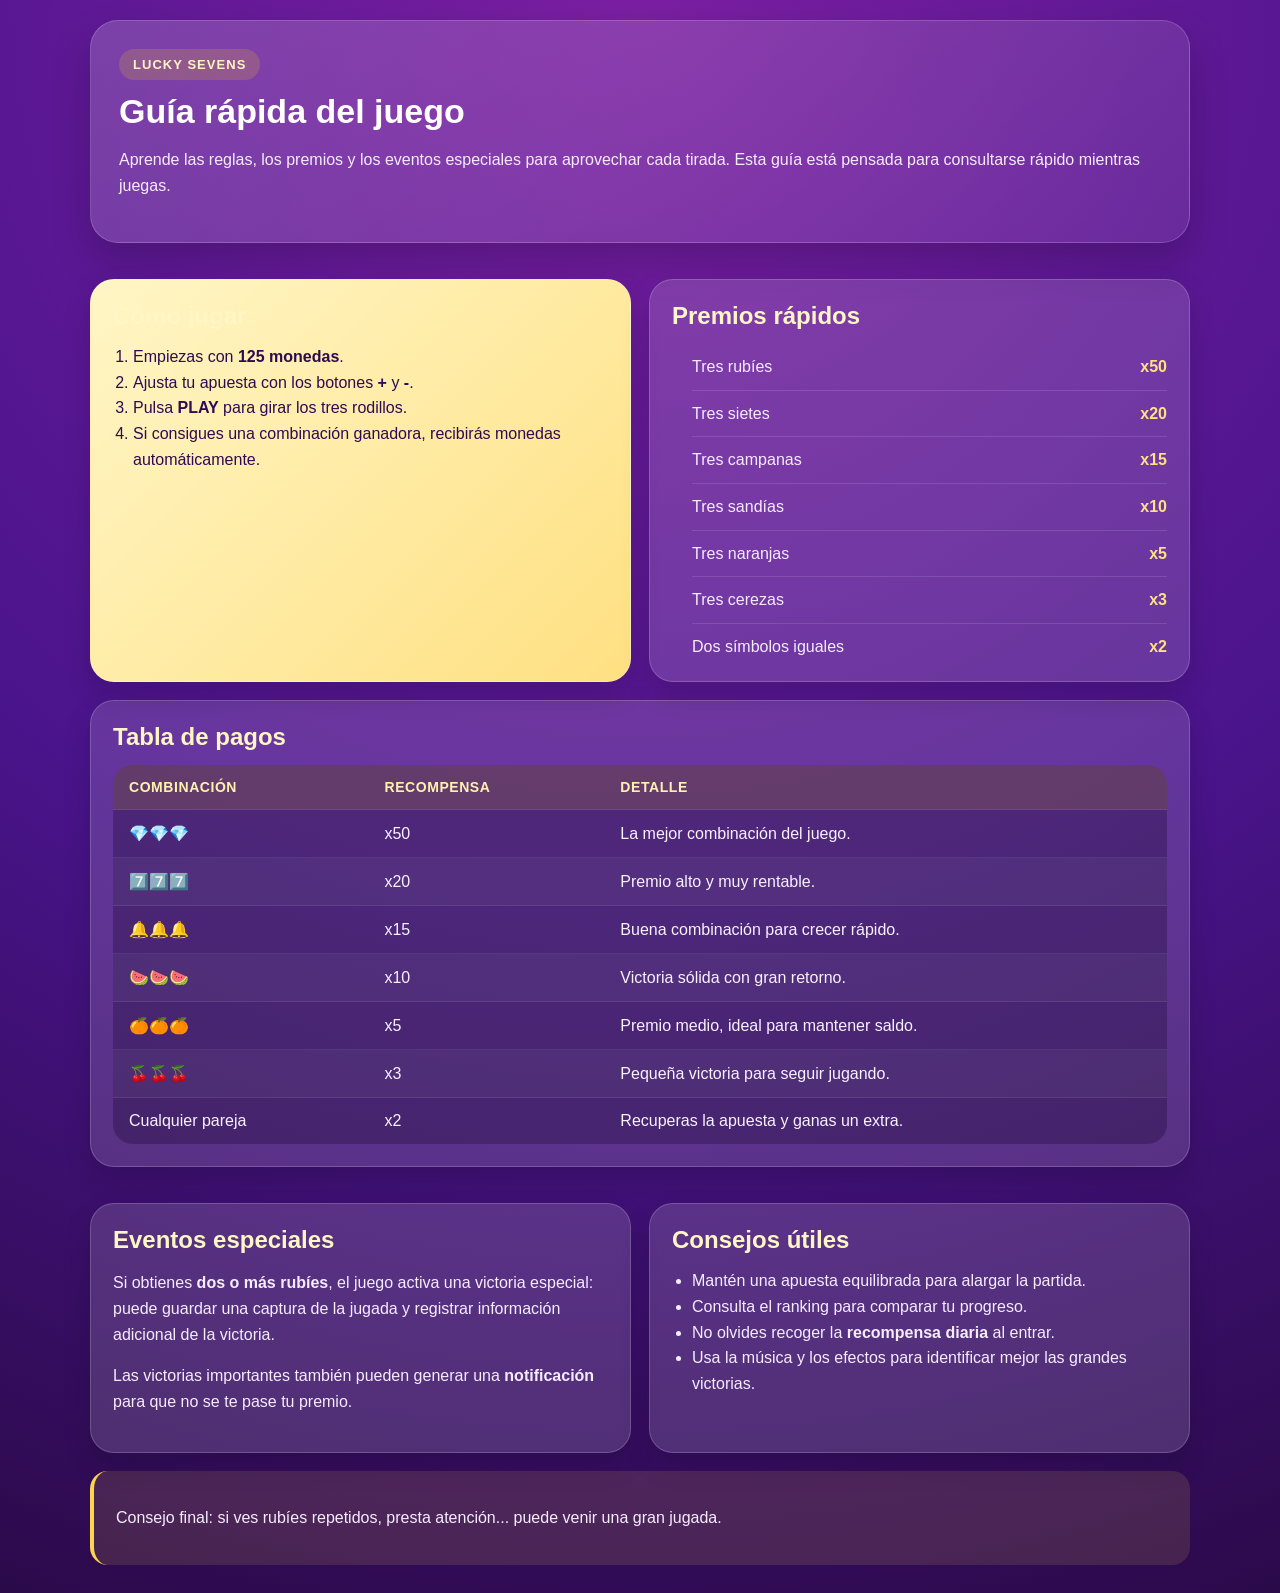
<file: app/src/main/assets/help/index.html>
<!DOCTYPE html>
<html lang="es">
<head>
    <meta charset="UTF-8" />
    <meta name="viewport" content="width=device-width, initial-scale=1.0" />
    <title>Lucky Sevens - Ayuda</title>
    <link rel="stylesheet" href="style.css" />
</head>
<body>
    <main class="page">
        <section class="hero">
            <div class="hero__badge">Lucky Sevens</div>
            <h1>Guía rápida del juego</h1>
            <p>
                Aprende las reglas, los premios y los eventos especiales para aprovechar cada tirada.
                Esta guía está pensada para consultarse rápido mientras juegas.
            </p>
        </section>

        <section class="grid">
            <article class="card card--accent">
                <h2>Cómo jugar</h2>
                <ol>
                    <li>Empiezas con <strong>125 monedas</strong>.</li>
                    <li>Ajusta tu apuesta con los botones <strong>+</strong> y <strong>-</strong>.</li>
                    <li>Pulsa <strong>PLAY</strong> para girar los tres rodillos.</li>
                    <li>Si consigues una combinación ganadora, recibirás monedas automáticamente.</li>
                </ol>
            </article>

            <article class="card">
                <h2>Premios rápidos</h2>
                <ul class="stats">
                    <li><span>Tres rubíes</span><strong>x50</strong></li>
                    <li><span>Tres sietes</span><strong>x20</strong></li>
                    <li><span>Tres campanas</span><strong>x15</strong></li>
                    <li><span>Tres sandías</span><strong>x10</strong></li>
                    <li><span>Tres naranjas</span><strong>x5</strong></li>
                    <li><span>Tres cerezas</span><strong>x3</strong></li>
                    <li><span>Dos símbolos iguales</span><strong>x2</strong></li>
                </ul>
            </article>
        </section>

        <section class="card">
            <h2>Tabla de pagos</h2>
            <div class="table-wrapper">
                <table>
                    <thead>
                        <tr>
                            <th>Combinación</th>
                            <th>Recompensa</th>
                            <th>Detalle</th>
                        </tr>
                    </thead>
                    <tbody>
                        <tr>
                            <td>💎💎💎</td>
                            <td>x50</td>
                            <td>La mejor combinación del juego.</td>
                        </tr>
                        <tr>
                            <td>7️⃣7️⃣7️⃣</td>
                            <td>x20</td>
                            <td>Premio alto y muy rentable.</td>
                        </tr>
                        <tr>
                            <td>🔔🔔🔔</td>
                            <td>x15</td>
                            <td>Buena combinación para crecer rápido.</td>
                        </tr>
                        <tr>
                            <td>🍉🍉🍉</td>
                            <td>x10</td>
                            <td>Victoria sólida con gran retorno.</td>
                        </tr>
                        <tr>
                            <td>🍊🍊🍊</td>
                            <td>x5</td>
                            <td>Premio medio, ideal para mantener saldo.</td>
                        </tr>
                        <tr>
                            <td>🍒🍒🍒</td>
                            <td>x3</td>
                            <td>Pequeña victoria para seguir jugando.</td>
                        </tr>
                        <tr>
                            <td>Cualquier pareja</td>
                            <td>x2</td>
                            <td>Recuperas la apuesta y ganas un extra.</td>
                        </tr>
                    </tbody>
                </table>
            </div>
        </section>

        <section class="grid">
            <article class="card">
                <h2>Eventos especiales</h2>
                <p>
                    Si obtienes <strong>dos o más rubíes</strong>, el juego activa una victoria especial:
                    puede guardar una captura de la jugada y registrar información adicional de la victoria.
                </p>
                <p>
                    Las victorias importantes también pueden generar una <strong>notificación</strong> para que no se te pase tu premio.
                </p>
            </article>

            <article class="card">
                <h2>Consejos útiles</h2>
                <ul>
                    <li>Mantén una apuesta equilibrada para alargar la partida.</li>
                    <li>Consulta el ranking para comparar tu progreso.</li>
                    <li>No olvides recoger la <strong>recompensa diaria</strong> al entrar.</li>
                    <li>Usa la música y los efectos para identificar mejor las grandes victorias.</li>
                </ul>
            </article>
        </section>

        <section class="footer-note">
            <p>Consejo final: si ves rubíes repetidos, presta atención... puede venir una gran jugada.</p>
        </section>
    </main>
</body>
</html>
</file>
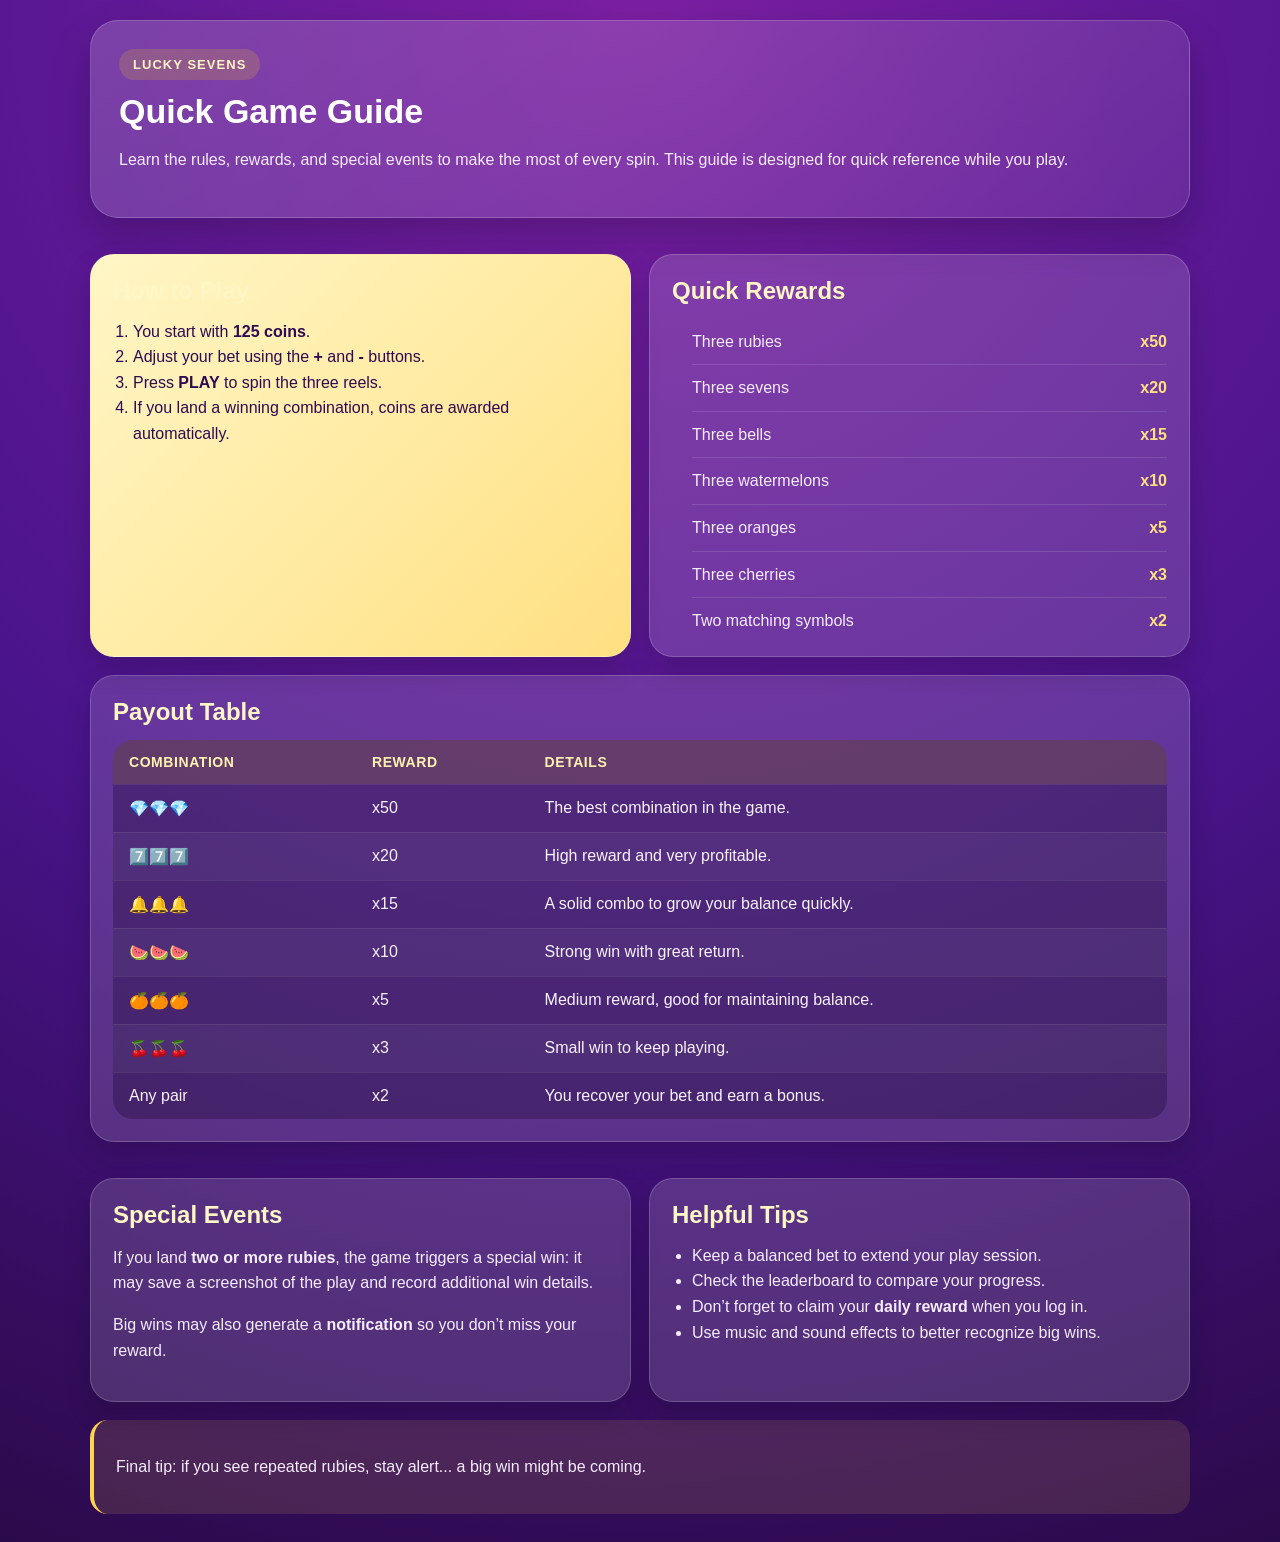
<file: app/src/main/assets/help/index_en.html>
<!DOCTYPE html>
<html lang="en">
<head>
    <meta charset="UTF-8" />
    <meta name="viewport" content="width=device-width, initial-scale=1.0" />
    <title>Lucky Sevens - Help</title>
    <link rel="stylesheet" href="style.css" />
</head>
<body>
<main class="page">
    <section class="hero">
        <div class="hero__badge">Lucky Sevens</div>
        <h1>Quick Game Guide</h1>
        <p>
            Learn the rules, rewards, and special events to make the most of every spin.
            This guide is designed for quick reference while you play.
        </p>
    </section>

    <section class="grid">
        <article class="card card--accent">
            <h2>How to Play</h2>
            <ol>
                <li>You start with <strong>125 coins</strong>.</li>
                <li>Adjust your bet using the <strong>+</strong> and <strong>-</strong> buttons.</li>
                <li>Press <strong>PLAY</strong> to spin the three reels.</li>
                <li>If you land a winning combination, coins are awarded automatically.</li>
            </ol>
        </article>

        <article class="card">
            <h2>Quick Rewards</h2>
            <ul class="stats">
                <li><span>Three rubies</span><strong>x50</strong></li>
                <li><span>Three sevens</span><strong>x20</strong></li>
                <li><span>Three bells</span><strong>x15</strong></li>
                <li><span>Three watermelons</span><strong>x10</strong></li>
                <li><span>Three oranges</span><strong>x5</strong></li>
                <li><span>Three cherries</span><strong>x3</strong></li>
                <li><span>Two matching symbols</span><strong>x2</strong></li>
            </ul>
        </article>
    </section>

    <section class="card">
        <h2>Payout Table</h2>
        <div class="table-wrapper">
            <table>
                <thead>
                <tr>
                    <th>Combination</th>
                    <th>Reward</th>
                    <th>Details</th>
                </tr>
                </thead>
                <tbody>
                <tr>
                    <td>💎💎💎</td>
                    <td>x50</td>
                    <td>The best combination in the game.</td>
                </tr>
                <tr>
                    <td>7️⃣7️⃣7️⃣</td>
                    <td>x20</td>
                    <td>High reward and very profitable.</td>
                </tr>
                <tr>
                    <td>🔔🔔🔔</td>
                    <td>x15</td>
                    <td>A solid combo to grow your balance quickly.</td>
                </tr>
                <tr>
                    <td>🍉🍉🍉</td>
                    <td>x10</td>
                    <td>Strong win with great return.</td>
                </tr>
                <tr>
                    <td>🍊🍊🍊</td>
                    <td>x5</td>
                    <td>Medium reward, good for maintaining balance.</td>
                </tr>
                <tr>
                    <td>🍒🍒🍒</td>
                    <td>x3</td>
                    <td>Small win to keep playing.</td>
                </tr>
                <tr>
                    <td>Any pair</td>
                    <td>x2</td>
                    <td>You recover your bet and earn a bonus.</td>
                </tr>
                </tbody>
            </table>
        </div>
    </section>

    <section class="grid">
        <article class="card">
            <h2>Special Events</h2>
            <p>
                If you land <strong>two or more rubies</strong>, the game triggers a special win:
                it may save a screenshot of the play and record additional win details.
            </p>
            <p>
                Big wins may also generate a <strong>notification</strong> so you don’t miss your reward.
            </p>
        </article>

        <article class="card">
            <h2>Helpful Tips</h2>
            <ul>
                <li>Keep a balanced bet to extend your play session.</li>
                <li>Check the leaderboard to compare your progress.</li>
                <li>Don’t forget to claim your <strong>daily reward</strong> when you log in.</li>
                <li>Use music and sound effects to better recognize big wins.</li>
            </ul>
        </article>
    </section>

    <section class="footer-note">
        <p>Final tip: if you see repeated rubies, stay alert... a big win might be coming.</p>
    </section>
</main>
</body>
</html>
</file>
<file: app/src/main/assets/help/style.css>
:root {
    --bg: #4A148C;
    --surface: rgba(255, 255, 255, 0.14);
    --surface-strong: rgba(255, 255, 255, 0.18);
    --card: #FAF5FF;
    --card-accent: linear-gradient(135deg, #FFF6C6 0%, #FFE082 100%);
    --primary: #2F0A52;
    --secondary: #5E3A77;
    --gold: #C69214;
    --border: rgba(255, 255, 255, 0.18);
}

* {
    box-sizing: border-box;
}

html,
body {
    margin: 0;
    padding: 0;
    background: radial-gradient(circle at top, #7B1FA2 0%, #4A148C 55%, #2B0A4A 100%);
    color: #ffffff;
    font-family: Arial, Helvetica, sans-serif;
}

body {
    min-height: 100vh;
}

.page {
    width: min(1100px, calc(100% - 24px));
    margin: 0 auto;
    padding: 20px 0 28px;
}

.hero {
    padding: 28px;
    border-radius: 28px;
    background: linear-gradient(145deg, rgba(255, 255, 255, 0.18), rgba(255, 255, 255, 0.08));
    border: 1px solid var(--border);
    box-shadow: 0 18px 40px rgba(0, 0, 0, 0.2);
}

.hero__badge {
    display: inline-block;
    margin-bottom: 12px;
    padding: 8px 14px;
    border-radius: 999px;
    background: rgba(255, 215, 0, 0.16);
    color: #FFF4C2;
    font-size: 13px;
    font-weight: 700;
    letter-spacing: 0.08em;
    text-transform: uppercase;
}

.hero h1 {
    margin: 0 0 10px;
    font-size: 34px;
    line-height: 1.15;
}

.hero p,
.card p,
.card li,
.footer-note p {
    color: #F6ECFF;
    line-height: 1.6;
}

.grid {
    display: grid;
    grid-template-columns: repeat(auto-fit, minmax(280px, 1fr));
    gap: 18px;
    margin-top: 18px;
}

.card {
    margin-top: 18px;
    padding: 22px;
    border-radius: 24px;
    background: var(--surface);
    border: 1px solid var(--border);
    box-shadow: 0 12px 28px rgba(0, 0, 0, 0.16);
}

.card--accent {
    background: var(--card-accent);
}

.card--accent h2,
.card--accent p,
.card--accent li {
    color: var(--primary);
}

.card h2 {
    margin-top: 0;
    margin-bottom: 14px;
    color: #FFF6C6;
    font-size: 24px;
}

.card ul,
.card ol {
    margin: 0;
    padding-left: 20px;
}

.stats {
    list-style: none;
    padding: 0;
}

.stats li {
    display: flex;
    justify-content: space-between;
    gap: 12px;
    padding: 10px 0;
    border-bottom: 1px solid rgba(255, 255, 255, 0.12);
}

.stats li:last-child {
    border-bottom: 0;
    padding-bottom: 0;
}

.stats strong {
    color: #FFE082;
}

.table-wrapper {
    overflow-x: auto;
    border-radius: 20px;
}

table {
    width: 100%;
    border-collapse: collapse;
    min-width: 560px;
    background: rgba(31, 9, 53, 0.34);
}

thead {
    background: rgba(255, 215, 0, 0.12);
}

th,
td {
    padding: 14px 16px;
    text-align: left;
}

th {
    color: #FFF2B1;
    font-size: 14px;
    text-transform: uppercase;
    letter-spacing: 0.04em;
}

tbody tr:nth-child(even) {
    background: rgba(255, 255, 255, 0.04);
}

td {
    color: #F9F2FF;
    border-top: 1px solid rgba(255, 255, 255, 0.08);
}

.footer-note {
    margin-top: 18px;
    padding: 18px 22px;
    border-left: 4px solid #FFD54F;
    border-radius: 18px;
    background: rgba(255, 213, 79, 0.12);
}

@media (max-width: 720px) {
    .page {
        width: min(100% - 16px, 100%);
        padding-top: 12px;
    }

    .hero,
    .card {
        padding: 18px;
        border-radius: 20px;
    }

    .hero h1 {
        font-size: 28px;
    }

    th,
    td {
        padding: 12px;
    }
}
</file>
